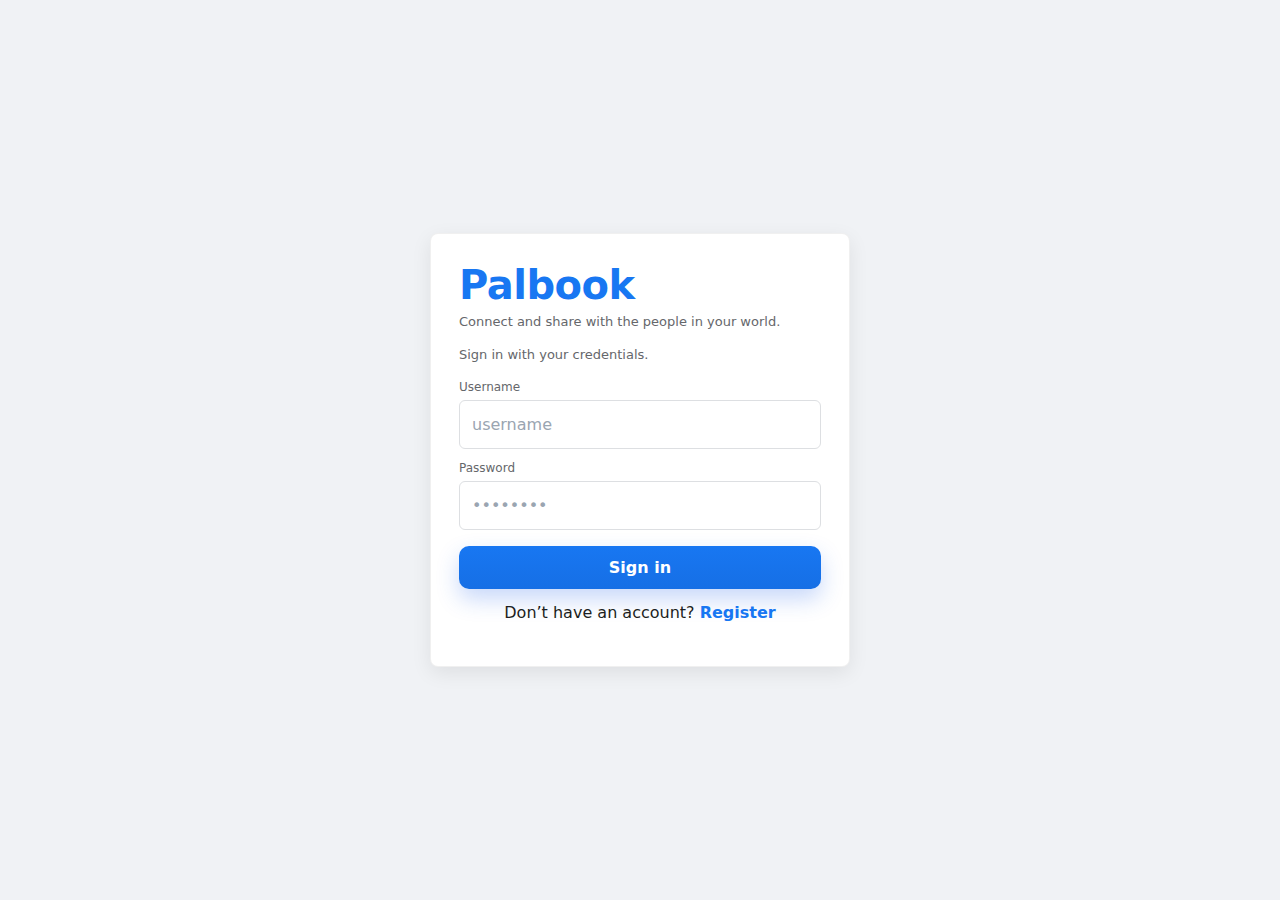
<file: index.html>
<!DOCTYPE html>
<html lang="en">
<head>
  <meta charset="UTF-8" />
  <meta name="viewport" content="width=device-width, initial-scale=1" />
  <title>Palbook • Log in</title>
  <style>
    :root {
  --bg: #f0f2f5;        /* Facebook light background */
  --panel: #ffffff;     /* card surface */
  --muted: #65676b;     /* subdued text */
  --text: #1c1e21;      /* primary text */
  --accent: #1877f2;    /* Facebook blue */
  --accent-2: #166fe5;  /* darker blue */
  --danger: #ef4444;
  --success: #22c55e;
  --ring: rgba(24,119,242,.35);
}
    * { box-sizing: border-box; }
    html, body { height: 100%; }
    body {
      margin: 0; display: grid; place-items: center;
      background: var(--bg);
      color: var(--text); font-family: Inter, system-ui, Arial, sans-serif;
    }
   .card {
  width: min(92vw, 420px);
  background: var(--panel);
  border: 1px solid rgba(0,0,0,.06);
  border-radius: 8px;
  padding: 28px;
  box-shadow: 0 6px 20px rgba(0,0,0,.08);
}
    h1 { margin: 0 0 18px; font-size: 22px; letter-spacing: .2px; }
    .desc { color: var(--muted); font-size: 13px; margin-bottom: 18px; }

    label { display:block; font-size: 12px; color: var(--muted); margin: 12px 0 6px; }
    input, button, select { font: inherit; }
   input[type="text"], input[type="password"] {
  width: 100%;
  padding: 14px 12px;
  border-radius: 6px;
  border: 1px solid #dddfe2;
  background: #fff;
  color: var(--text);
  outline: none;
  transition: box-shadow .18s, border-color .18s, background .18s;
}
    input::placeholder { color: #9aa5b1; }
    input:focus { border-color: var(--accent); box-shadow: 0 0 0 4px var(--ring);background: #fff;}

    .btn {
      width: 100%; margin-top: 16px; padding: 12px 14px; border-radius: 10px; border: none; cursor: pointer;
      background: linear-gradient(180deg, var(--accent), var(--accent-2)); color: white; font-weight: 600;
      box-shadow: 0 10px 22px rgba(37,99,235,.25);
      transition: transform .06s ease, filter .18s ease, opacity .18s ease;
    }
    .btn:active { transform: translateY(1px); }
    .btn[disabled] { opacity: .65; cursor: not-allowed; filter: grayscale(.2); }

    .alert { margin-top: 12px; border-radius: 10px; padding: 10px 12px; font-size: 13px; line-height: 1.3; }
    .alert.error {background: rgba(239,68,68,.15);border: 1px solid rgba(239,68,68,.6);color: #dc2626;font-weight: 700;}
    .alert.ok { background: rgba(34,197,94,.1); border: 1px solid rgba(34,197,94,.35); color: #bbf7d0; }
    .alert:empty { display: none; }

  </style>
</head>
<body>
<div id="flashMsg" role="status" aria-live="polite" style="
  display:none;
  position:fixed; top:16px; left:50%; transform:translateX(-50%);
  z-index:1000;
  background:#22c55e;
  color:#fff;
  padding:10px 14px;
  border-radius:6px;
  max-width:360px;
  text-align:center;
  font-weight:600;
  box-shadow:0 10px 20px rgba(0,0,0,.22);
"></div>

  <div class="card">
    <h1 style="font-size:40px; font-weight:800; letter-spacing:-0.5px; color:#1877f2; margin-bottom:6px;">Palbook</h1>
<p class="desc" style="margin-top:0">Connect and share with the people in your world.</p>

    <p class="desc">Sign in with your credentials.</p>

    <!-- minimal change: use ids code.js expects + call doLogin -->
    <form onsubmit="doLogin(); return false;">
      <label for="loginName">Username</label>
      <input id="loginName" name="loginName" type="text" placeholder="username" autocomplete="username" required />

      <label for="loginPassword">Password</label>
      <input id="loginPassword" name="loginPassword" type="password" placeholder="••••••••" autocomplete="current-password" required />

      <button class="btn" type="submit">Sign in</button>

      <!-- where code.js writes errors or messages -->
      <div id="loginResult" class="alert error" aria-live="polite"></div>

    </form>
<p class="muted-link" style="text-align:center;margin-top:14px;">
  Don’t have an account?
  <a href="register.html" style="color:#1877f2;font-weight:600;text-decoration:none;">Register</a>
</p>

  </div>
  <script src="js/md5.js"></script>
  <script src="js/code.js"></script>
<script>
  (function () {
    const msg = sessionStorage.getItem('registerMsg');
    if (!msg) return;
    const el = document.getElementById('flashMsg');
    if (el) {
      el.textContent = msg;
      el.style.display = 'block';
      setTimeout(() => {
        el.style.display = 'none';
        sessionStorage.removeItem('registerMsg');
      }, 3000); // 3s
    } else {
      sessionStorage.removeItem('registerMsg');
    }
  })();
</script>
</body>
</html>
</file>
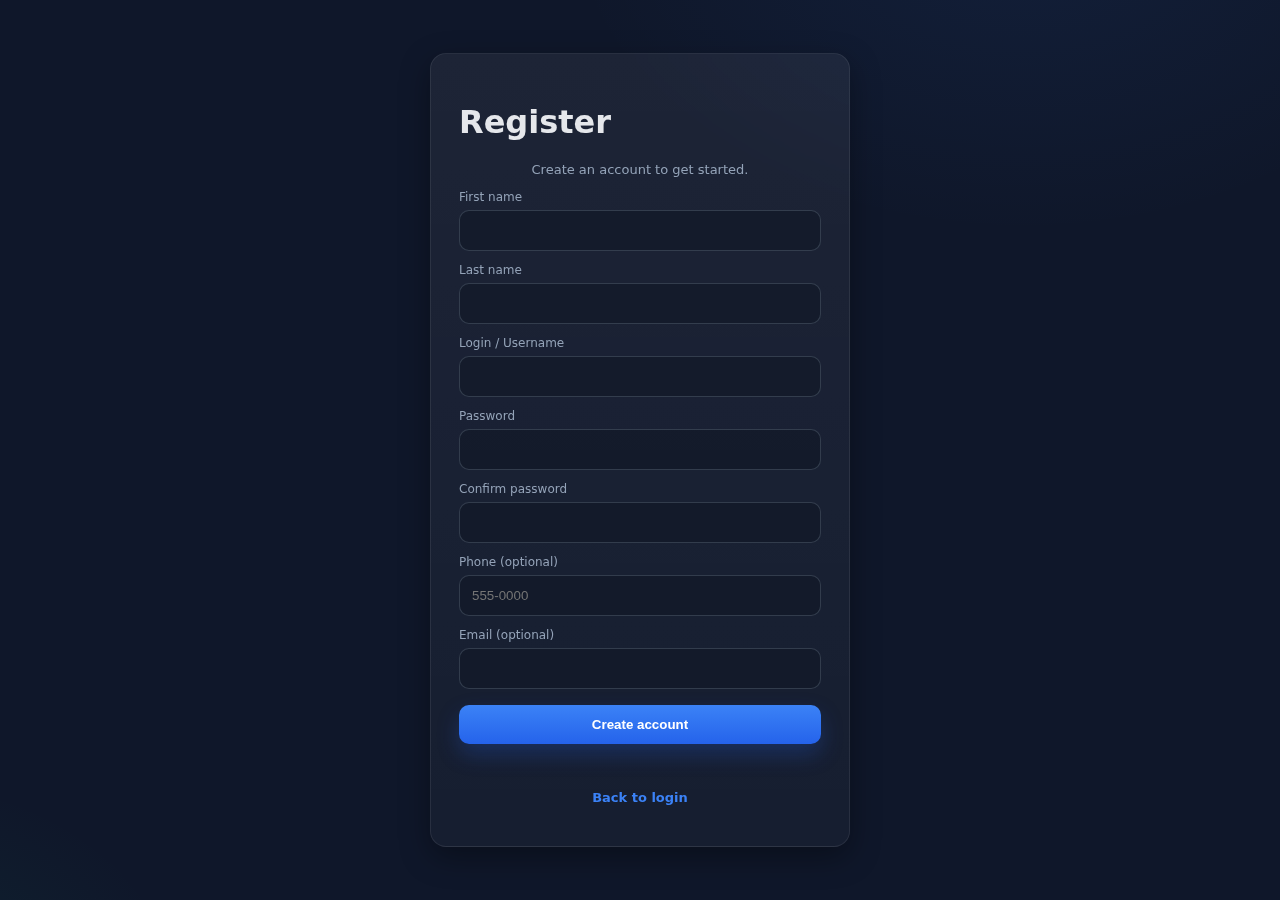
<file: register.html>
<!DOCTYPE html>
<html lang="en">
<head>
  <meta charset="UTF-8" />
  <meta name="viewport" content="width=device-width, initial-scale=1" />
  <title>Register</title>
  <link rel="preconnect" href="/" />
  <style>
    /* reuse same minimal styles to match look */
    :root { --bg:#0f172a; --muted:#94a3b8; --text:#e5e7eb; --accent:#3b82f6; --accent2:#2563eb; --ring:rgba(59,130,246,.35); }
    *{box-sizing:border-box} html,body{height:100%} body{margin:0;display:grid;place-items:center;background:radial-gradient(60vw 60vh at 80% -10%, rgba(59,130,246,.08), transparent 60%),radial-gradient(40vw 40vh at -10% 110%, rgba(16,185,129,.08), transparent 60%),#0f172a;color:var(--text);font-family:Inter,system-ui,Arial,sans-serif}
    .card{width:min(92vw,420px);background:linear-gradient(180deg,rgba(255,255,255,.06),rgba(255,255,255,.03));border:1px solid rgba(255,255,255,.08);border-radius:16px;padding:28px;backdrop-filter:blur(8px);box-shadow:0 10px 30px rgba(0,0,0,.35)}
    label{display:block;font-size:12px;color:var(--muted);margin:12px 0 6px}
    input{width:100%;padding:12px;border-radius:10px;border:1px solid rgba(148,163,184,.25);background:rgba(17,24,39,.65);color:var(--text);outline:none;transition:box-shadow .18s,border-color .18s,background .18s}
    input:focus{border-color:var(--accent);box-shadow:0 0 0 4px var(--ring);background:rgba(17,24,39,.9)}
    .btn{width:100%;margin-top:16px;padding:12px 14px;border-radius:10px;border:none;cursor:pointer;background:linear-gradient(180deg,var(--accent),var(--accent2));color:white;font-weight:600;box-shadow:0 10px 22px rgba(37,99,235,.25)}
    .muted{color:var(--muted);font-size:13px;margin-top:14px;text-align:center}
    .alert{margin-top:12px;border-radius:10px;padding:10px 12px;font-size:13px}
  </style>
</head>
<body>
  <div class="card">
    <h1>Register</h1>
    <p class="muted">Create an account to get started.</p>

    <form onsubmit="doRegister(); return false;">
      <!-- NEW: first and last name (required) -->
      <label for="registerFirstName">First name</label>
      <input id="registerFirstName" name="registerFirstName" type="text" required />

      <label for="registerLastName">Last name</label>
      <input id="registerLastName" name="registerLastName" type="text" required />

      <!-- existing login/username -->
      <label for="registerName">Login / Username</label>
      <input id="registerName" name="registerName" type="text" required />

      <label for="registerPassword">Password</label>
      <input id="registerPassword" name="registerPassword" type="password" required />

      <label for="registerConfirm">Confirm password</label>
      <input id="registerConfirm" name="registerConfirm" type="password" required />

      <!-- order you requested: phone (optional) then email (optional) -->
      <label for="registerPhone">Phone (optional)</label>
      <input id="registerPhone" name="registerPhone" type="text" placeholder="555-0000" />

      <label for="registerEmail">Email (optional)</label>
      <input id="registerEmail" name="registerEmail" type="email" />

      <button class="btn" type="submit">Create account</button>
      <div id="registerResult" class="alert"></div>
    </form>

    <p class="muted"><a href="index.html" style="color:#3b82f6;font-weight:600;text-decoration:none;">Back to login</a></p>
  </div>

  <!-- shim so code.js can call showLogin() if we want -->
  <script>function showLogin(){ window.location.href='index.html'; }</script>
  <script src="js/md5.js"></script>
  <script src="js/code.js"></script>
</body>
</html>
</file>
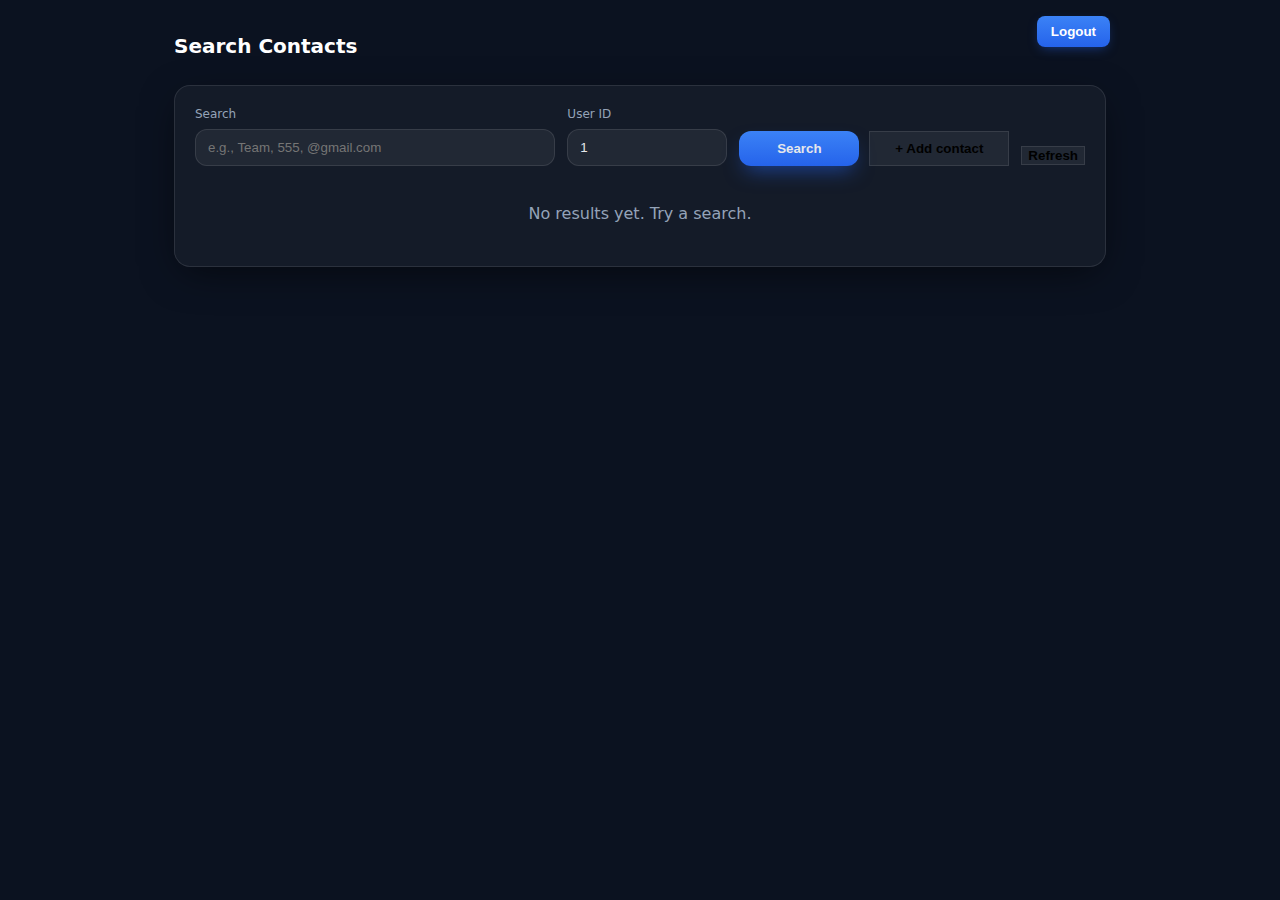
<file: searchcontacts.html>
<!DOCTYPE html>
<html lang="en">
<head>
  <meta charset="utf-8" />
  <meta name="viewport" content="width=device-width, initial-scale=1" />
  <title>Search & Manage Contacts</title>
  <style>
    :root {
      --bg: #0b1220;
      --card: rgba(255,255,255,0.04);
      --card-border: rgba(255,255,255,0.10);
      --text: #e5e7eb;
      --muted: #94a3b8;
      --accent1: #3b82f6;
      --accent2: #2563eb;
      --danger: #ef4444;
      --row: rgba(255,255,255,0.03);
      --success: #10b981;
    }
    * { box-sizing: border-box; }
    body { margin: 0; font-family: ui-sans-serif, system-ui, -apple-system, Segoe UI, Roboto, Helvetica, Arial, "Apple Color Emoji", "Segoe UI Emoji"; background: var(--bg); color: var(--text); line-height: 1.45; }
    .container { max-width: 980px; margin: 0 auto; padding: 24px; position: relative; }
    .page-title { font-size: 20px; font-weight: 600; margin: 8px 0 24px; color: #fff; }
    .card { background: var(--card); border: 1px solid var(--card-border); border-radius: 16px; padding: 20px; box-shadow: 0 10px 40px -10px rgba(0,0,0,.65); }
    .label { font-size: 12px; color: var(--muted); margin-bottom: 6px; display: block; }
    .input, .button, .endpoint {
      width: 100%; border-radius: 12px; border: 1px solid var(--card-border);
      background: rgba(255,255,255,0.06); color: var(--text); padding: 10px 12px; outline: none;
    }
    .button {
      cursor: pointer; background: linear-gradient(to bottom, var(--accent1), var(--accent2));
      border: none; font-weight: 600; box-shadow: 0 10px 20px -6px rgba(37,99,235,.55);
    }
    .secondary-btn { cursor:pointer; border:1px solid var(--card-border); background: rgba(255,255,255,0.06); font-weight:600; }
    .danger-btn { background: var(--danger); border:none; color:#fff; font-weight:600; cursor:pointer; }
    .delete-btn { background: var(--danger); border: none; color: #fff; padding: 6px 12px; border-radius: 8px; cursor: pointer; font-size: 12px; font-weight: 600; }
    .delete-btn:hover { opacity: 0.9; }
    th, td { padding: 12px 14px; text-align: left; border-bottom: 1px solid rgba(255,255,255,.06); }
    tbody tr:hover { background: var(--row); }
    .logout-btn { position: absolute; top: 16px; right: 20px; background: linear-gradient(to bottom, var(--accent1), var(--accent2)); color: #fff; border: none; padding: 8px 14px; border-radius: 8px; font-weight: 600; cursor: pointer; box-shadow: 0 4px 12px -4px rgba(37,99,235,.55); }
    .row { display:grid; grid-template-columns: 1fr 160px auto auto; gap: 12px; align-items:end; }

    /* Empty / shimmer */
    .empty { color: var(--muted); text-align:center; padding: 20px; }
    .table-wrap { margin-top: 16px; }
    .badge { display:inline-block; font-size:12px; color:#cbd5e1; }

    /* Modal */
    .modal-backdrop { position: fixed; inset: 0; background: rgba(0,0,0,.6); display:none; align-items: center; justify-content: center; z-index: 50; }
    .modal { width: 560px; max-width: 94vw; background: var(--card); border:1px solid var(--card-border); border-radius: 16px; box-shadow: 0 20px 60px -20px rgba(0,0,0,.8); }
    .modal header, .modal footer { padding: 16px 18px; border-bottom:1px solid var(--card-border); }
    .modal footer { border-top:1px solid var(--card-border); border-bottom:none; display:flex; gap:10px; justify-content:flex-end; }
    .modal .content { padding: 16px 18px; }
    .grid-2 { display:grid; grid-template-columns: 1fr 1fr; gap: 12px; }
    .hint { font-size:12px; color: var(--muted); margin-top: 8px; }
    .err { background: rgba(239,68,68,.12); border:1px solid rgba(239,68,68,.3); color:#fecaca; padding:8px 10px; border-radius:8px; margin-bottom:10px; display:none; }
    .ok { background: rgba(16,185,129,.12); border:1px solid rgba(16,185,129,.3); color:#bbf7d0; padding:8px 10px; border-radius:8px; margin-bottom:10px; display:none; }

    @media (max-width: 720px){
      .row { grid-template-columns: 1fr 120px auto auto; }
    }
  </style>
</head>
<body>
  <div class="container">
    <button id="logoutBtn" class="logout-btn">Logout</button>
    <h1 class="page-title">Search Contacts</h1>
    <div class="card">
      <div class="row">
        <div>
          <label class="label" for="q">Search</label>
          <input id="q" class="input" placeholder="e.g., Team, 555, @gmail.com" />
        </div>
        <div>
          <label class="label" for="uid">User ID</label>
          <input id="uid" class="input" value="1" type="number" inputmode="numeric" />
        </div>
        <div style="display:flex; gap:10px;">
          <button id="go" class="button" style="min-width:120px;">Search</button>
          <button id="addBtn" class="secondary-btn" style="min-width:140px;">+ Add contact</button>
        </div>
        <div style="justify-self:end">
          <button id="refreshBtn" class="secondary-btn">Refresh</button>
        </div>
      </div>

      <div id="error" class="err"></div>
      <div id="ok" class="ok"></div>

      <div class="table-wrap" id="resultsWrap">
        <div id="empty" class="empty">No results yet. Try a search.</div>
        <table id="results" style="display:none; width:100%;">
          <thead>
            <tr>
              <th>Name</th><th>Phone</th><th>Email</th><th>ID</th><th>Action</th>
            </tr>
          </thead>
          <tbody></tbody>
        </table>
      </div>
    </div>

    <!-- endpoints -->
    <input type="hidden" id="endpoint" value="http://129.212.179.109/LAMPAPI/SearchContact.php">
    <input type="hidden" id="deleteEndpoint" value="http://129.212.179.109/LAMPAPI/DeleteContact.php">
    <input type="hidden" id="addEndpoint" value="http://129.212.179.109/LAMPAPI/AddContact.php">
  </div>

  <!-- Add Contact Modal -->
  <div class="modal-backdrop" id="addModal">
    <div class="modal" role="dialog" aria-modal="true" aria-labelledby="addTitle">
      <header>
        <h2 id="addTitle" style="margin:0; font-size:18px;">Add Contact</h2>
      </header>
      <div class="content">
        <div id="addErr" class="err"></div>
        <div class="grid-2">
          <div>
            <label class="label" for="firstName">First name</label>
            <input id="firstName" class="input" maxlength="64" />
          </div>
          <div>
            <label class="label" for="lastName">Last name</label>
            <input id="lastName" class="input" maxlength="64" />
          </div>
          <div>
            <label class="label" for="phone">Phone</label>
            <input id="phone" class="input" placeholder="e.g., 5551234567" maxlength="32" />
          </div>
          <div>
            <label class="label" for="email">Email</label>
            <input id="email" class="input" type="email" maxlength="128" />
          </div>
        </div>
        <p class="hint">We only send <em>firstName</em>, <em>lastName</em>, <em>phone</em>, <em>email</em>, and <em>userId</em> to the API.</p>
      </div>
      <footer>
        <button class="secondary-btn" id="cancelAdd">Cancel</button>
        <button class="button" id="saveAdd">Save contact</button>
      </footer>
    </div>
  </div>

<script>
  const qEl = document.getElementById('q');
  const uidEl = document.getElementById('uid');
  const goEl = document.getElementById('go');
  const endpointEl = document.getElementById('endpoint');
  const deleteEndpointEl = document.getElementById('deleteEndpoint');
  const addEndpointEl = document.getElementById('addEndpoint');
  const errorEl = document.getElementById('error');
  const okEl = document.getElementById('ok');
  const emptyEl = document.getElementById('empty');
  const tableEl = document.getElementById('results');
  const tbodyEl = tableEl.querySelector('tbody');

  // Modal bits
  const addModal = document.getElementById('addModal');
  const addBtn = document.getElementById('addBtn');
  const cancelAdd = document.getElementById('cancelAdd');
  const saveAdd = document.getElementById('saveAdd');
  const addErr = document.getElementById('addErr');
  const firstNameEl = document.getElementById('firstName');
  const lastNameEl = document.getElementById('lastName');
  const phoneEl = document.getElementById('phone');
  const emailEl = document.getElementById('email');

  function showAddModal(){
    addErr.style.display = 'none'; addErr.textContent = '';
    addModal.style.display = 'flex';
    setTimeout(()=> firstNameEl.focus(), 0);
  }
  function hideAddModal(){ addModal.style.display = 'none'; }

  addBtn.addEventListener('click', showAddModal);
  cancelAdd.addEventListener('click', hideAddModal);
  addModal.addEventListener('click', (e)=> { if(e.target === addModal) hideAddModal(); });

  function showError(msg){ errorEl.textContent = msg; errorEl.style.display = msg ? 'block' : 'none'; }
  function showOk(msg){ okEl.textContent = msg; okEl.style.display = msg ? 'block' : 'none'; setTimeout(()=> okEl.style.display='none', 2500); }

  function setRows(rows){
    tbodyEl.innerHTML = '';
    if (!rows || rows.length === 0) {
      tableEl.style.display = 'none';
      emptyEl.style.display = 'block';
      return;
    }
    emptyEl.style.display = 'none';
    tableEl.style.display = 'table';
    for (const r of rows) {
      const tr = document.createElement('tr');
      const name = `${r.firstName || ''} ${r.lastName || ''}`.trim();
      tr.innerHTML = `
        <td><strong>${escapeHtml(name || '—')}</strong></td>
        <td class="muted">${escapeHtml(r.phone || '—')}</td>
        <td class="muted">${escapeHtml(r.email || '—')}</td>
        <td><span class="badge">#${escapeHtml(r.id)}</span></td>
        <td><button class="delete-btn" data-id="${r.id}">Delete</button></td>
      `;
      tbodyEl.appendChild(tr);
    }
    tbodyEl.querySelectorAll('.delete-btn').forEach(btn => {
      btn.addEventListener('click', () => deleteContact(btn.dataset.id));
    });
  }

  function escapeHtml(s) { return String(s).replace(/[&<>'"]/g, c => ({'&':'&amp;','<':'&lt;','>':'&gt;','\'':'&#39;','"':'&quot;'}[c])); }

  async function runSearch() {
    showError('');
    try {
      const endpoint = endpointEl.value.trim();
      const uid = String(uidEl.value || '').trim();
      if (!uid) throw new Error('Enter a User ID.');
      const body = { search: (qEl.value || '').trim(), userId: uid };
      const res = await fetch(endpoint, { method: 'POST', headers: { 'Content-Type': 'application/json' }, body: JSON.stringify(body) });
      if (!res.ok) throw new Error(`HTTP ${res.status}`);
      const data = await res.json();
      if (data && Array.isArray(data.results)) setRows(data.results); else throw new Error(data.error || 'Unexpected response');
    } catch (e) { setRows([]); showError(e.message || String(e)); }
  }

  async function deleteContact(id) {
    if (!confirm('Are you sure you want to delete this contact?')) return;
    const endpoint = deleteEndpointEl.value.trim();
    const idNum = Number(id);
    const userIdNum = Number(uidEl.value);
    try {
      if (!Number.isInteger(idNum)) throw new Error('Invalid contact id');
      if (!Number.isInteger(userIdNum)) throw new Error('Invalid user id');
      const res = await fetch(endpoint, { method: 'POST', headers: { 'Content-Type': 'application/json' }, body: JSON.stringify({ contactId: idNum, userId: userIdNum }) });
      const text = await res.text();
      let data; try { data = JSON.parse(text); } catch { data = { raw: text }; }
      if (!res.ok) throw new Error(`HTTP ${res.status}${data?.error ? ` - ${data.error}` : ''}`);
      if (data?.error) throw new Error(data.error);
      showOk('Contact deleted.');
      runSearch();
    } catch (e) { alert('Delete failed: ' + (e?.message || e)); }
  }

  function validateEmail(email){ if(!email) return true; return /.+@.+\..+/.test(email); }
  function sanitizePhone(p){ return (p||'').replace(/[^0-9+().\-\s]/g, '').trim(); }

  async function addContact(){
    addErr.style.display = 'none'; addErr.textContent = '';
    const endpoint = addEndpointEl.value.trim();
    const userIdNum = Number(uidEl.value);
    const firstName = (firstNameEl.value || '').trim();
    const lastName = (lastNameEl.value || '').trim();
    const phone = sanitizePhone(phoneEl.value);
    const email = (emailEl.value || '').trim();

    try {
      if (!Number.isInteger(userIdNum)) throw new Error('Invalid user id');
      if (!firstName && !lastName) throw new Error('Enter at least a first or last name.');
      if (email && !validateEmail(email)) throw new Error('Invalid email format');

      const payload = { firstName, lastName, phone, email, userId: userIdNum };

      const res = await fetch(endpoint, { method: 'POST', headers: { 'Content-Type': 'application/json' }, body: JSON.stringify(payload) });
      const text = await res.text();
      let data; try { data = JSON.parse(text); } catch { data = { raw: text }; }

      if (!res.ok) throw new Error(`HTTP ${res.status}${data?.error ? ` - ${data.error}` : ''}`);
      if (data?.error) throw new Error(data.error);

      hideAddModal();
      showOk('Contact added.');
      // Clear fields for next time
      firstNameEl.value = lastNameEl.value = phoneEl.value = emailEl.value = '';
      // Refresh list (try to show the new contact based on name/email if searchable)
      runSearch();
    } catch (e) {
      addErr.textContent = e?.message || String(e);
      addErr.style.display = 'block';
    }
  }

  document.getElementById('refreshBtn').addEventListener('click', runSearch);
  document.getElementById('logoutBtn').addEventListener('click', () => { window.location.href = 'index.html'; });
  goEl.addEventListener('click', runSearch);
  qEl.addEventListener('keydown', (e) => { if (e.key === 'Enter') runSearch(); });
  uidEl.addEventListener('keydown', (e) => { if (e.key === 'Enter') runSearch(); });
  saveAdd.addEventListener('click', addContact);
  emailEl.addEventListener('keydown', (e) => { if (e.key === 'Enter') addContact(); });
</script>
</body>
</html>
</file>
